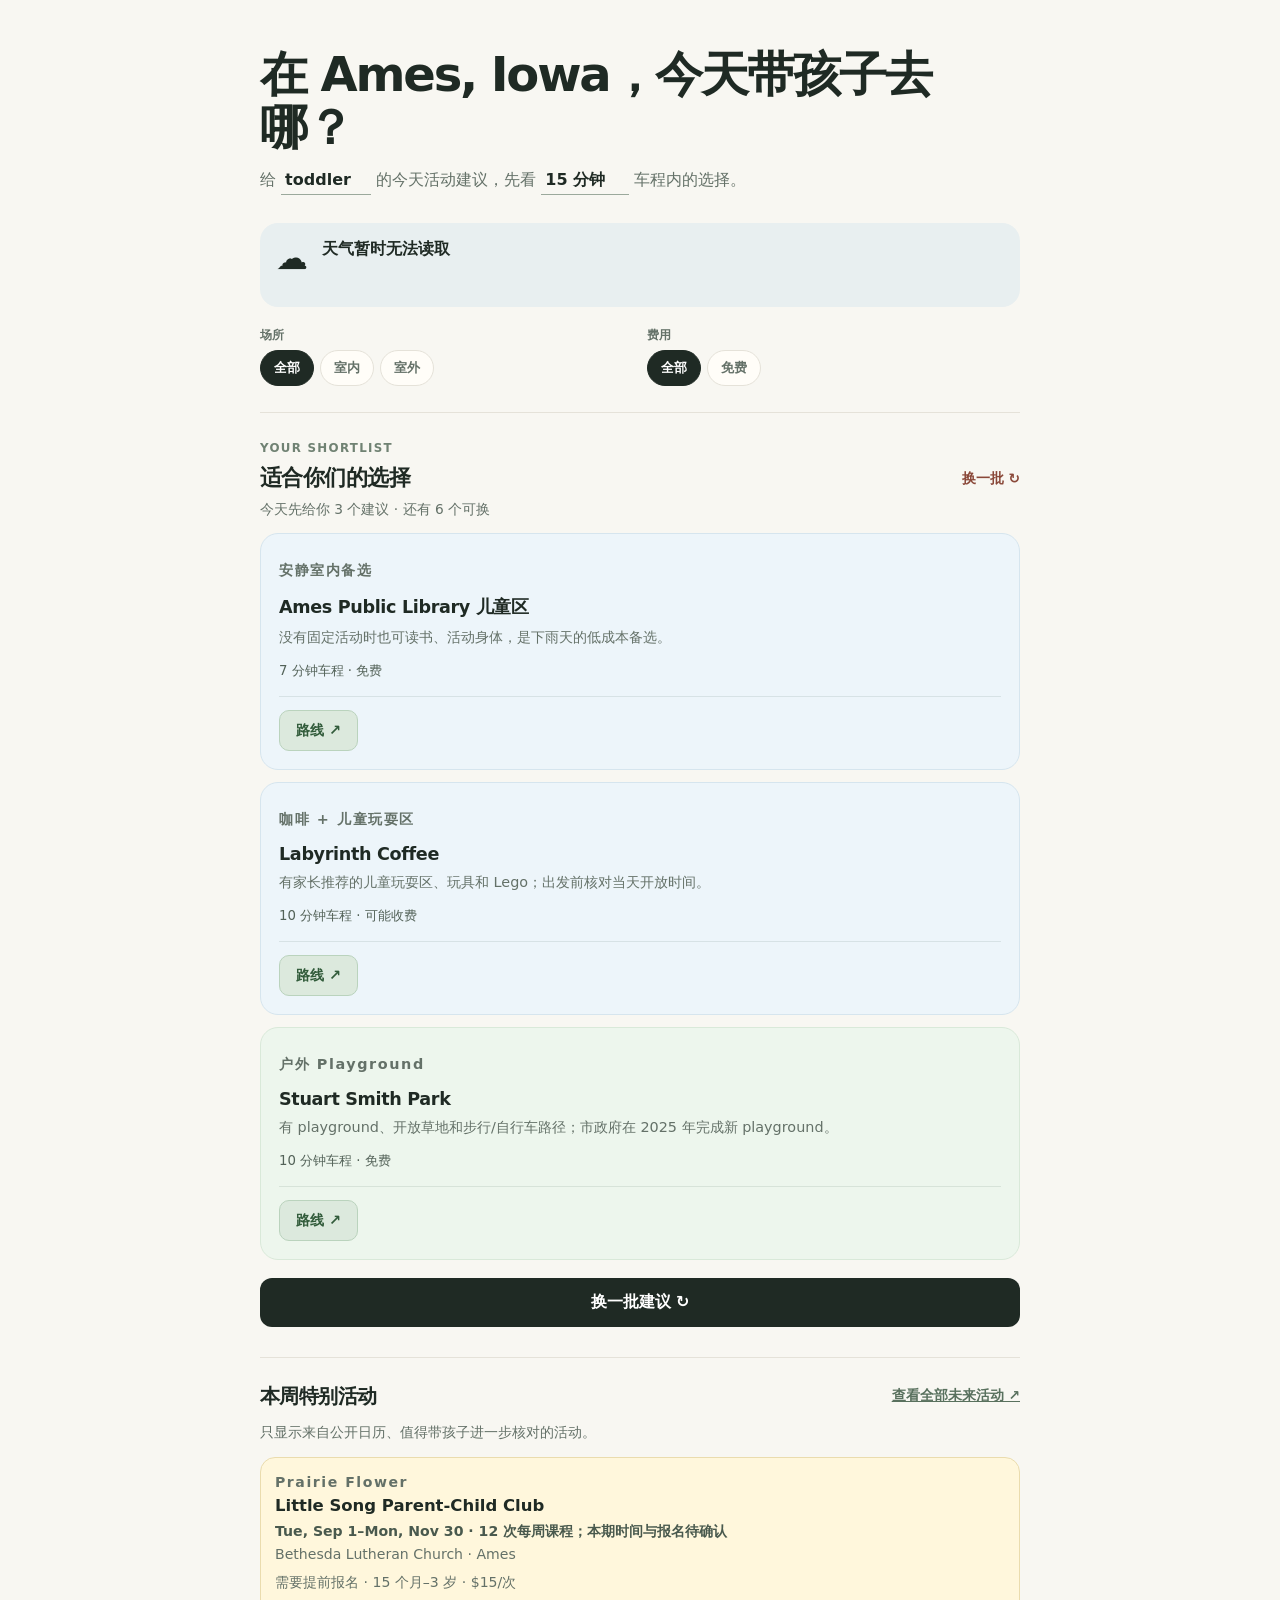
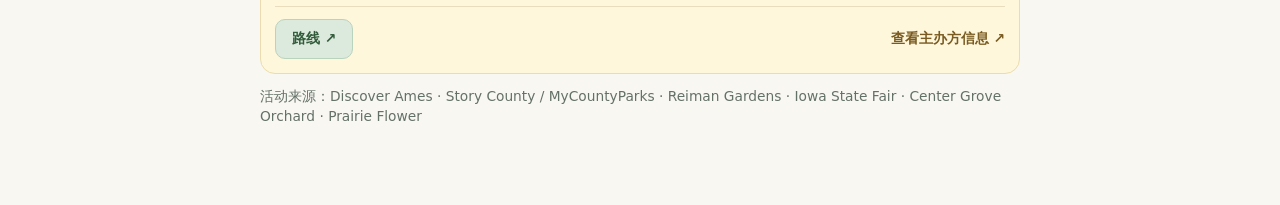
<file: index.html>
<!doctype html>
<html lang="zh-CN">
  <head>
    <meta charset="UTF-8" />
    <meta name="viewport" content="width=device-width, initial-scale=1.0" />
    <title>Today With My Kids · Ames</title>
    <link rel="stylesheet" href="styles.css" />
  </head>
  <body>
    <main class="shell">
      <header>
        <h1>在 Ames, Iowa，今天带孩子去哪？</h1>
        <p class="subtitle summary-line">给 <select id="ageFilter" aria-label="孩子年龄段"><option value="baby">baby</option><option value="toddler" selected>toddler</option><option value="preschool">3–5 岁</option><option value="schoolage">6–10 岁</option></select> 的今天活动建议，先看 <select id="driveFilter" aria-label="最多车程"><option value="10">10 分钟</option><option value="15" selected>15 分钟</option><option value="30">30 分钟</option></select> 车程内的选择。</p>
      </header>

      <section class="weather-card" aria-label="天气提示示例">
        <span id="weatherIcon" class="weather-icon">☁</span>
        <div>
          <strong id="weatherHeadline">正在读取 Ames 天气…</strong>
          <p id="weatherAlerts" hidden></p>
        </div>
        <div id="hourlyWeather" class="hourly-weather" aria-label="未来几小时天气"></div>
      </section>

      <section class="filters" aria-label="活动筛选">
        <div class="place-toggle" role="group" aria-label="场所筛选">
          <span>场所</span>
          <div class="segmented">
            <button class="place-button active" data-place="any" type="button">全部</button>
            <button class="place-button" data-place="indoor" type="button">室内</button>
            <button class="place-button" data-place="outdoor" type="button">室外</button>
          </div>
        </div>
        <div class="price-toggle" role="group" aria-label="费用筛选">
          <span>费用</span>
          <div class="segmented">
            <button class="price-button active" data-price="any" type="button">全部</button>
            <button class="price-button" data-price="free" type="button">免费</button>
          </div>
        </div>
      </section>

      <section class="section-heading">
        <div>
          <p class="eyebrow">YOUR SHORTLIST</p>
          <h2>适合你们的选择</h2>
        </div>
        <button id="refreshChoices" class="refresh" type="button">换一批 ↻</button>
      </section>
      <p id="resultCount" class="count">今天先给你 3 个建议</p>
      <section id="activityList" class="activity-list" aria-live="polite"></section>
      <button id="refreshChoicesBottom" class="refresh-bottom" type="button">换一批建议 ↻</button>

      <section class="special-events" aria-labelledby="specialEventsTitle">
        <div class="special-heading"><h2 id="specialEventsTitle">本周特别活动</h2><a href="all-activities.html">查看全部未来活动 ↗</a></div>
        <p class="special-intro">只显示来自公开日历、值得带孩子进一步核对的活动。</p>
        <div id="specialEventList" class="special-event-list" aria-live="polite"></div>
        <p class="source-note">活动来源：Discover Ames · Story County / MyCountyParks · Reiman Gardens · Iowa State Fair · Center Grove Orchard · Prairie Flower</p>
      </section>

    </main>
    <script src="app.js"></script>
  </body>
</html>
</file>
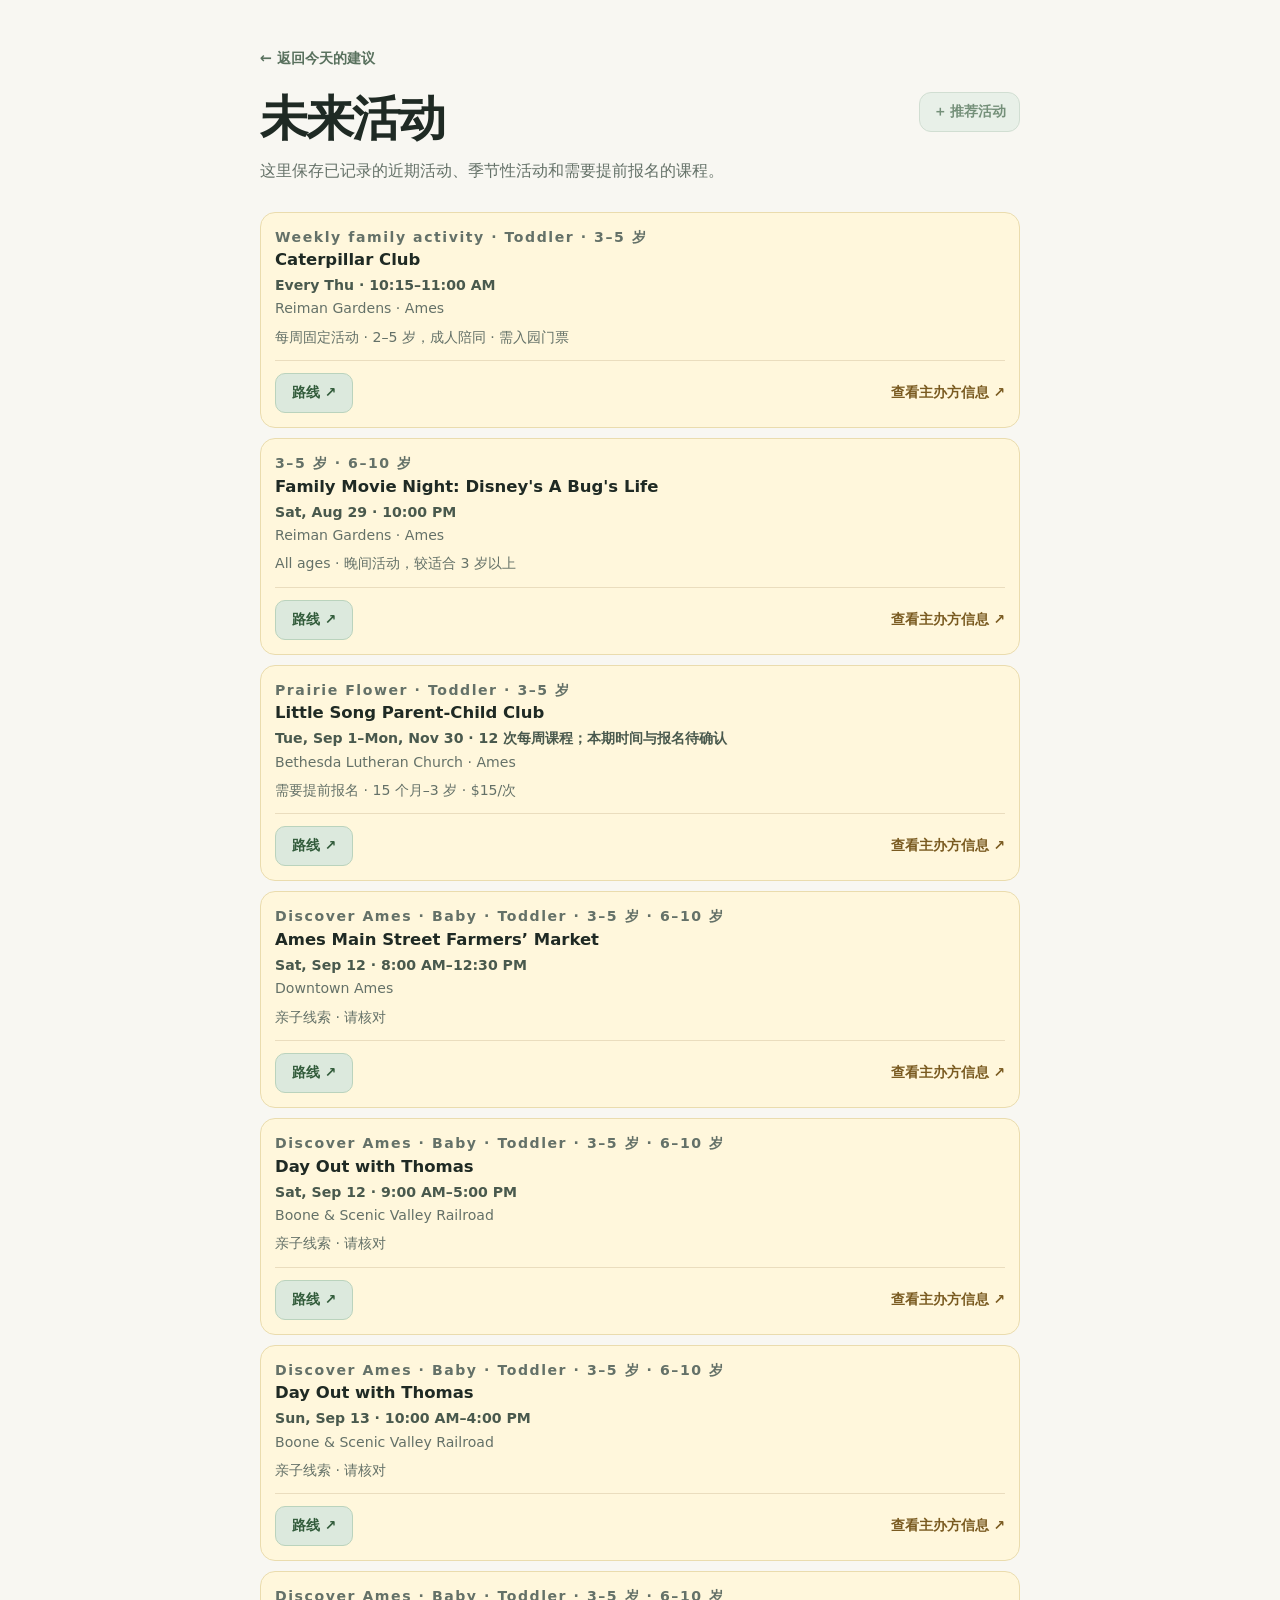
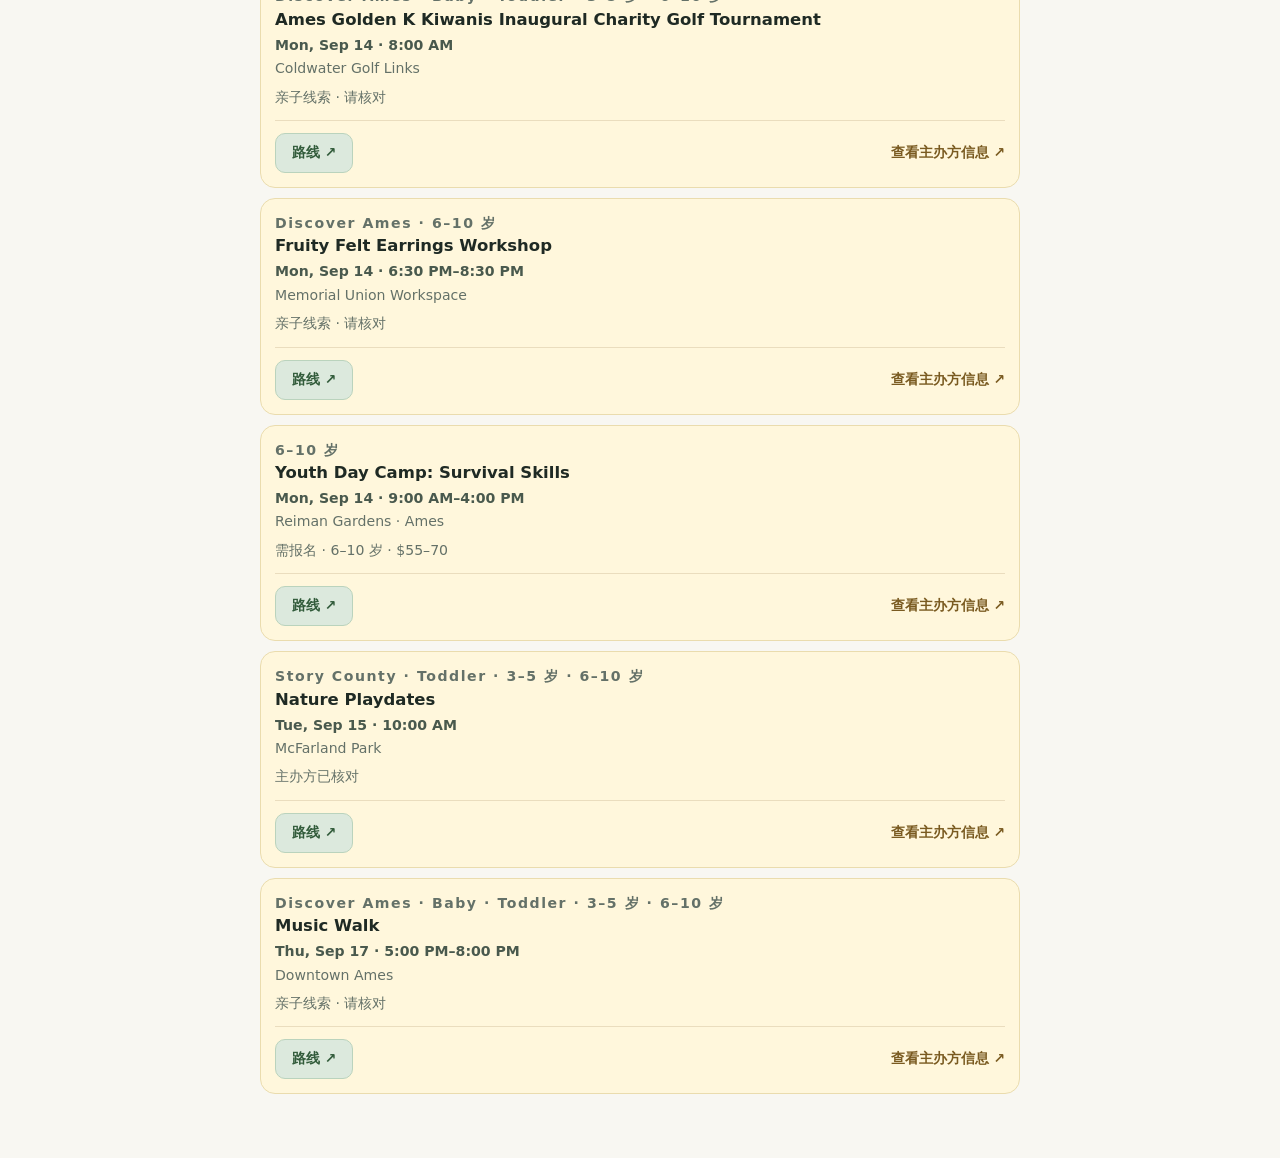
<file: all-activities.html>
<!doctype html>
<html lang="zh-CN"><head><meta charset="UTF-8" /><meta name="viewport" content="width=device-width, initial-scale=1.0" /><title>未来活动 · Today With My Kids</title><link rel="stylesheet" href="styles.css" /></head>
<body><main class="shell"><a class="back-link" href="index.html">← 返回今天的建议</a><header class="page-header"><div><h1>未来活动</h1><p class="subtitle">这里保存已记录的近期活动、季节性活动和需要提前报名的课程。</p></div><button class="submit-activity" type="button" disabled title="等待连接 Google Form">＋ <span>推荐活动</span></button></header><section id="allEventList" class="special-event-list" aria-live="polite"></section></main><script src="all-activities.js"></script></body></html>
</file>
<file: styles.css>
:root { --ink:#1f2a24; --muted:#647168; --paper:#f8f7f2; --card:#fffdf8; --sage:#dce9dd; --accent:#d9664b; --line:#e5e2d9; }
* { box-sizing:border-box; }
body { margin:0; color:var(--ink); background:var(--paper); font-family: ui-rounded, "SF Pro Rounded", "PingFang SC", system-ui, sans-serif; }
.shell { width:min(760px, calc(100% - 32px)); margin:0 auto; padding:48px 0 64px; }
header { margin-bottom:28px; }
.page-header { align-items:flex-start; display:flex; gap:18px; justify-content:space-between; }
.eyebrow { color:#708273; font-size:.74rem; font-weight:800; letter-spacing:.11em; margin:0 0 8px; }
h1 { font-size:clamp(1.95rem, 6vw, 3rem); letter-spacing:-.045em; line-height:1.1; margin:0; }
h2 { margin:0; font-size:1.35rem; letter-spacing:-.025em; }
.subtitle { color:var(--muted); line-height:1.55; margin:14px 0 0; max-width:560px; }
.summary-line select { appearance:none; background:transparent; border:0; border-bottom:1px solid #9ba99c; border-radius:0; color:var(--ink); cursor:pointer; font:inherit; font-weight:750; min-width:88px; padding:0 20px 2px 4px; }
.weather-card { background:#e8eff0; border-radius:18px; display:flex; flex-wrap:wrap; gap:14px; padding:16px; margin-bottom:20px; }
.weather-card p { color:#52636a; font-size:.9rem; margin:4px 0 0; line-height:1.4; }
.weather-icon { font-size:2rem; }
.hourly-weather { display:grid; gap:6px; grid-template-columns:repeat(5, 1fr); width:100%; }
.hourly-slot { background:rgba(255,255,255,.46); border-radius:10px; color:#45555b; padding:8px 4px; text-align:center; }
.hourly-slot time { display:block; font-size:.7rem; font-weight:800; }
.hourly-slot strong { display:block; font-size:.88rem; margin:3px 0; }
.hourly-slot span { display:block; font-size:.68rem; }
.special-events { border-top:1px solid var(--line); margin-top:30px; padding-top:24px; }
.special-heading { align-items:center; display:flex; justify-content:space-between; gap:12px; }
.special-heading h2 { font-size:1.28rem; }
.special-heading .eyebrow { margin:0 0 4px; }
.special-heading a { color:#59715e; font-size:.86rem; font-weight:800; white-space:nowrap; }
.special-intro, .source-note { color:var(--muted); font-size:.86rem; line-height:1.45; }
.special-event-list { display:grid; gap:10px; margin-top:12px; }
.special-event { background:#fff7dc; border:1px solid #eadcae; border-radius:15px; padding:14px; }
.special-event h3 { font-size:1.03rem; margin:3px 0 6px; }
.special-event p { color:var(--muted); font-size:.88rem; line-height:1.45; margin:0; }
.special-event .event-time { color:#49594d; font-weight:800; margin-bottom:3px; }
.event-note { margin-top:8px !important; }
.special-event a { color:#7a5b21; display:inline-block; font-size:.86rem; font-weight:800; margin-top:9px; }
.special-event .special-actions { align-items:center; border-top:1px solid rgba(122, 91, 33, .16); display:flex; gap:14px; justify-content:space-between; margin-top:13px; padding-top:12px; }
.special-event .navigate-button { color:#315b3a; margin-top:0; }
.special-event .source { color:#7a5b21; margin-top:0; }
.special-empty { background:#f5f6f1; border-radius:14px; color:var(--muted); font-size:.9rem; line-height:1.5; padding:14px; }
.back-link { color:#59715e; display:inline-block; font-size:.9rem; font-weight:800; margin-bottom:24px; text-decoration:none; }
.submit-activity { align-items:center; background:#e4eee6; border:1px solid #c5d7c8; border-radius:12px; color:#4c7054; display:inline-flex; flex:0 0 auto; font:inherit; font-size:.86rem; font-weight:800; gap:3px; padding:10px 13px; white-space:nowrap; }
.submit-activity:disabled { cursor:not-allowed; opacity:.76; }
.filters { display:grid; grid-template-columns:repeat(2, 1fr); gap:14px; border-bottom:1px solid var(--line); padding-bottom:26px; }
label, .place-toggle, .price-toggle { color:var(--muted); display:grid; font-size:.78rem; font-weight:700; gap:6px; }
select { appearance:none; background:var(--card); border:1px solid var(--line); border-radius:10px; color:var(--ink); font:inherit; padding:10px; }
.place-toggle, .price-toggle { grid-column:auto; }
.segmented { display:flex; gap:6px; }
.place-button, .price-button { background:var(--card); border:1px solid var(--line); border-radius:999px; color:var(--muted); cursor:pointer; font:inherit; font-size:.82rem; padding:8px 13px; }
.place-button.active, .price-button.active { background:var(--ink); border-color:var(--ink); color:white; }
input { accent-color:var(--accent); }
.section-heading { align-items:end; display:flex; justify-content:space-between; margin:28px 0 14px; }
.count { color:var(--muted); font-size:.86rem; margin:-5px 0 14px; }
.refresh { background:transparent; border:0; color:#8a4839; cursor:pointer; font:inherit; font-size:.86rem; font-weight:750; padding:4px 0; }
.activity-list { display:grid; gap:12px; }
.activity { background:var(--card); border:1px solid var(--line); border-radius:18px; padding:18px; }
.activity.indoor { background:#edf5fa; border-color:#d6e5ee; }
.activity.outdoor { background:#edf6ed; border-color:#d9e9d9; }
.activity.featured { background:#fff5cf; border-color:#f2d978; }
.topline { align-items:flex-start; display:flex; gap:12px; justify-content:space-between; }
.activity h3 { font-size:1.1rem; letter-spacing:-.02em; margin:0; }
.activity p { color:var(--muted); font-size:.9rem; line-height:1.45; margin:8px 0 14px; }
.tag { background:var(--sage); border-radius:20px; font-size:.76rem; font-weight:700; padding:6px 9px; white-space:nowrap; }
.details { color:#536258; font-size:.83rem; margin-top:14px; }
.card-actions { align-items:center; border-top:1px solid rgba(75, 105, 83, .13); display:flex; justify-content:space-between; margin-top:16px; padding-top:13px; }
.source { color:#8a4839; display:inline-block; font-size:.83rem; font-weight:750; text-decoration:none; }
.navigate-button { background:#dce9dd; border:1px solid #bad3bd; border-radius:10px; color:#315b3a; display:inline-block; font-size:.9rem; font-weight:800; padding:10px 16px; text-decoration:none; }
.refresh-bottom { background:var(--ink); border:0; border-radius:12px; color:#fff; cursor:pointer; display:block; font:inherit; font-weight:800; margin:18px 0 0; padding:14px 18px; text-align:center; width:100%; }
.note { background:#f3e6cf; border-radius:15px; color:#5c4c37; font-size:.88rem; line-height:1.55; margin-top:24px; padding:16px; }
.empty { color:var(--muted); padding:24px 0; text-align:center; }
@media (max-width:520px) { .shell { padding-top:32px; } .page-header { gap:12px; } .submit-activity span { display:none; } .submit-activity { font-size:1.08rem; padding:8px 11px; } }
</file>
